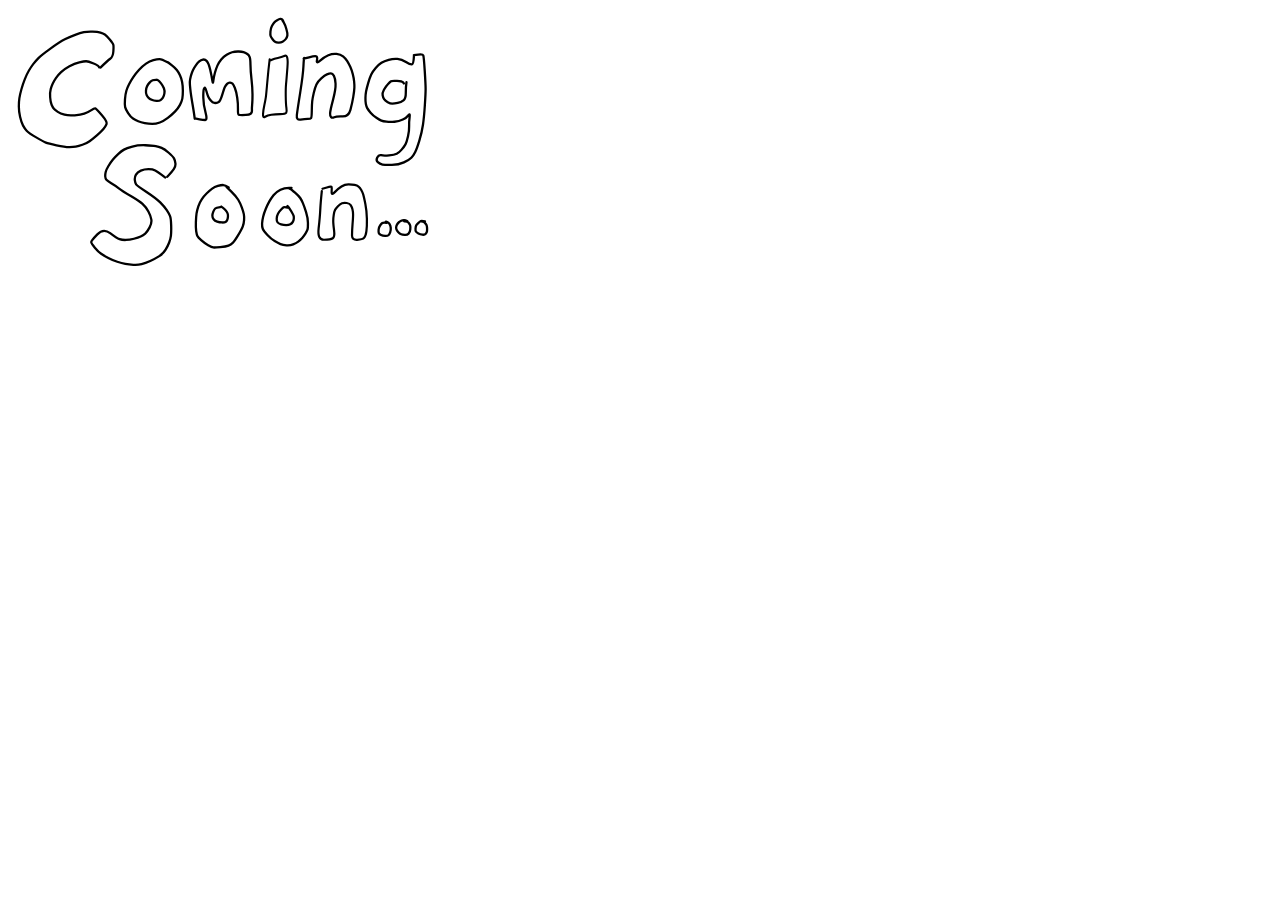
<file: index.html>
<!doctype html>
<html class="no-js" lang="">
    <head>
        <meta charset="utf-8">
        <meta http-equiv="X-UA-Compatible" content="IE=edge,chrome=1">
        <title>Adrian Byers</title>
        <meta name="Future website of Adrian Byers." content="">
        <meta name="viewport" content="width=device-width, initial-scale=1">
        <link rel="apple-touch-icon" href="apple-touch-icon.png">

        <link rel="stylesheet" href="css/normalize.min.css">
        <link rel="stylesheet" href="css/main.css">

        <!--[if lt IE 9]>
            <script src="https://cdnjs.cloudflare.com/ajax/libs/html5shiv/3.7.3/html5shiv.min.js"></script>
            <script>window.html5 || document.write('<script src="js/vendor/html5shiv.js"><\/script>')</script>
        <![endif]-->
    </head>
    <body>

        <img src="img/coming-soon.svg" alt="Coming soon...">

        <!--<script src="js/main.js"></script>-->
    </body>
</html>
</file>
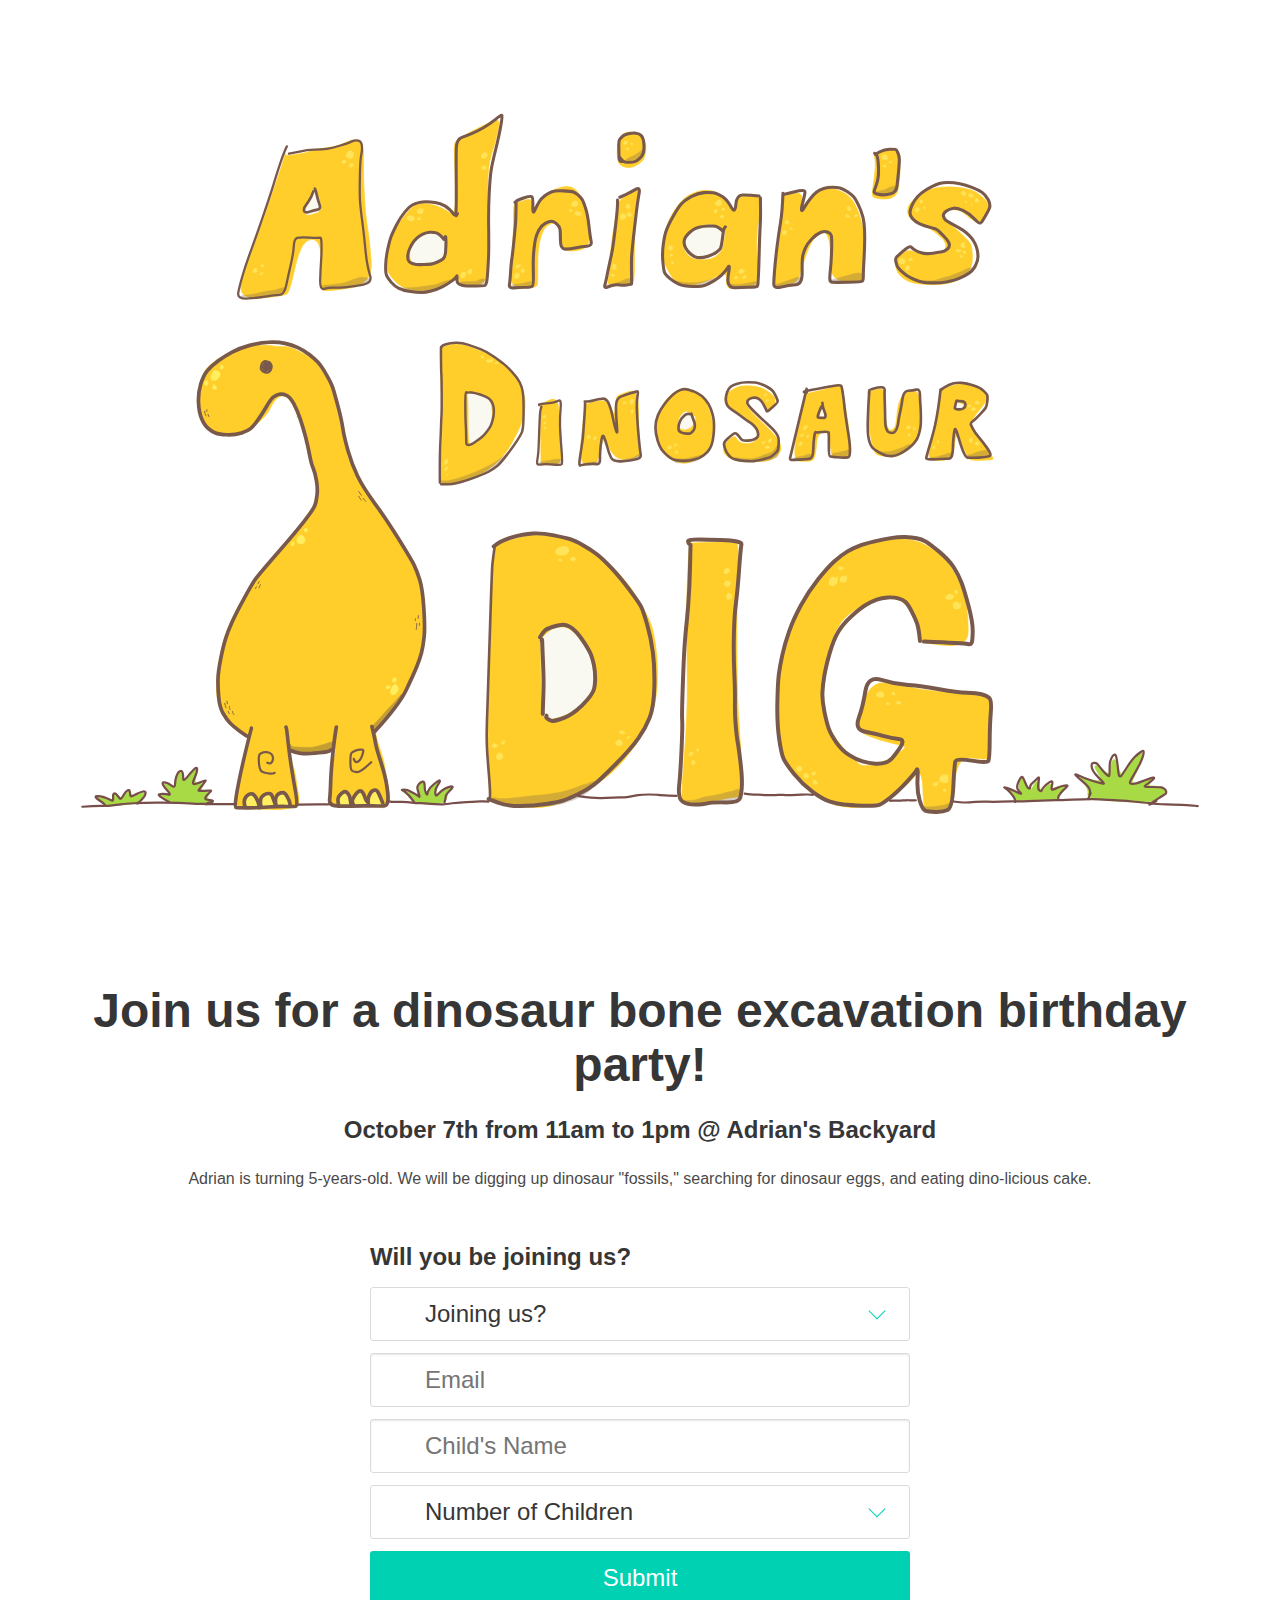
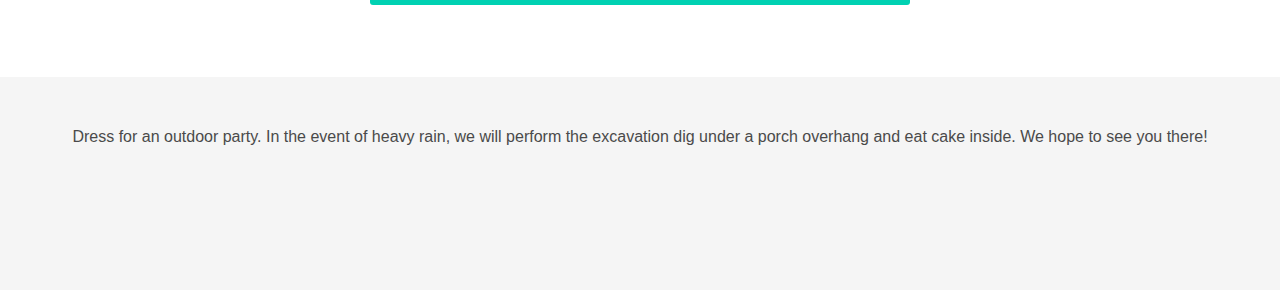
<file: birthday/index.html>
<!DOCTYPE html>
<html>
  <head>
    <link href="../css/bulma.css" type="text/css" rel="stylesheet">
    <!--<link href="../css/birthday.css" type="text/css" rel="stylesheet">-->
        <!--<link href="reset.css" type="text/css" rel="stylesheet">-->
    <meta charset="utf-8">
    <title>Birthday RSVP</title>
  </head>

  <body onload="acceptParam()">

  <section class="section">
    <div class="hero-body">
      <div class="container is-widescreen has-text-centered">
        <img src="../img/adrian-birthday-dinosaur.svg" alt="dinasour image">
      </div>
    </div>
  </section>

  <section class="section">
    <div class="container is-widescreen">

      <div class="has-text-centered">
        <h1 class="title is-size-1">
          Join us for a dinosaur bone excavation birthday party!
        </h1>
        <p class="title is-size-4">
          October 7th from 11am to 1pm @ Adrian's Backyard
        </p>
        <p>
          Adrian is turning 5-years-old. We will be digging up dinosaur "fossils," searching for dinosaur eggs, and eating dino-licious cake.
        </p>
      </div>

      <form name="birthday-rsvp" action="/birthday/success/" netlify-honeypot="bot-field" netlify>
        <div class="column">
          <p style="visibility:hidden;">
            <label>Don’t fill this out unless you're a bot: <input name="bot-field"></label>
    <!--<link href="../../css/birthday.css" type="text/css" rel="stylesheet">-->
        <!--<link href="reset.css" type="text/css" rel="stylesheet">-->
          </p>
          <div class="column is-half is-offset-one-quarter">

            <div class="field">
              <label class="label is-large">Will you be joining us?</label>
              <div class="control has-icons-left">
                <div class="select is-large is-fullwidth">
                  <select name="RSVP">
                    <option value="" disabled selected>Joining us?</option>
                    <option value="Yes">Yes</option>
                    <option value="No">No</option>
                  </select>
                </div>
              </div>
            </div>

            <div class="field">
              <div class="control has-icons-left">

                <input id="email" class="input is-large" name="Email" type="email" placeholder="Email">
              </div>
            </div>

            <div class="field">
              <div class="control has-icons-left">
                <input id="child" class="input is-large" name="Child's Name" type="name" placeholder="Child's Name">
              </div>
            </div>

            <div class="field">
              <div class="control has-icons-left">
                <div class="select is-large is-fullwidth">
                  <select name="Number of Children">
                    <option value="" disabled selected>Number of Children</option>
                    <option value="1">1</option>
                    <option value="2">2</option>
                    <option value="3">3</option>
                  </select>
                </div>
              </div>
            </div>

            <div class="has-text-centered">
              <button type="submit" class="button is-primary is-large is-fullwidth">Submit</button>
            </div>

          </div>
      </form>
      </div>

    </div>
  </section>

  <footer class="footer">
    <div class="container">
      <div class="content has-text-centered">
        <p>
          Dress for an outdoor party. In the event of heavy rain, we will perform the excavation dig under a porch overhang and eat cake inside. We hope to see you there!
        </p>
        <p>
          <a class="icon" href="https://github.com/jgthms/bulma">
            <i class="fa fa-github"></i>
          </a>
        </p>
      </div>
    </div>
  </footer>

  <script>
    function acceptParam() {
      var hashParams = window.location.href.substr(1).split('?'); // substr(1) to remove the `#`
          hashParams = hashParams[1].split('&');
          var p = hashParams[0].split('=');
          var q = hashParams[1].split('=');
          document.getElementById('email').value = p[1];
          document.getElementById('child').value = q[1];
    }
  </script>

  </body>

</html>
</file>
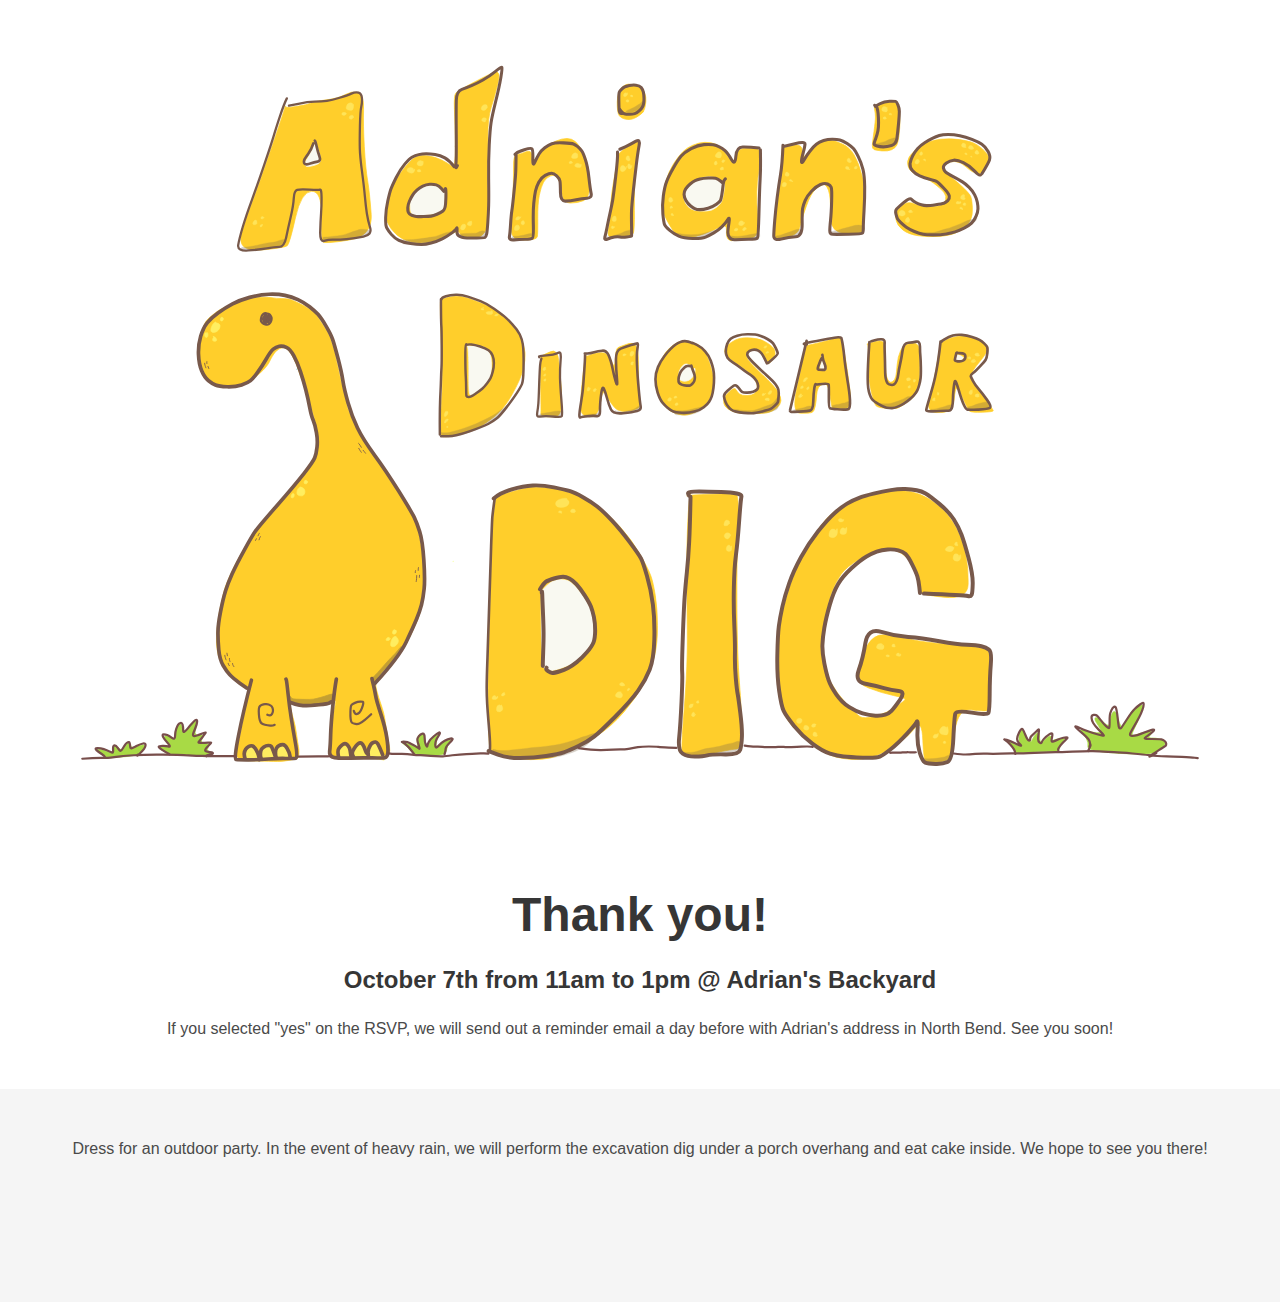
<file: birthday/success/index.html>
<!DOCTYPE html>
<html>
  <head>
    <link href="../../css/bulma.css" type="text/css" rel="stylesheet">
    <meta charset="utf-8">
    <title>RSVP Thank You</title>
  </head>
  <body>

  <section class="hero">
    <div class="hero-body">
      <div class="container">
        <img src="../../img/adrian-birthday-dinosaur.svg" alt="dinasour image">
      </div>
    </div>
  </section>

  <section class="section">
    <div class="container is-widescreen">

      <div class="has-text-centered">
        <h1 class="title is-size-1">
          Thank you!
        </h1>
        <p class="title is-size-4">
          October 7th from 11am to 1pm @ Adrian's Backyard
        </p>
        <p>
          If you selected "yes" on the RSVP, we will send out a reminder email a day before with Adrian's address in North Bend. See you soon!
        </p>
      </div>

    </div>
  </section>

  <footer class="footer">
    <div class="container">
      <div class="content has-text-centered">
        <p>
          Dress for an outdoor party. In the event of heavy rain, we will perform the excavation dig under a porch overhang and eat cake inside. We hope to see you there!
        </p>
        <p>
          <a class="icon" href="https://github.com/jgthms/bulma">
            <i class="fa fa-github"></i>
          </a>
        </p>
      </div>
    </div>
  </footer>

  </body>
</html>
</file>
<file: css/main.css>
/*! HTML5 Boilerplate v5.0 | MIT License | http://h5bp.com/ */

html {
    color: #222;
    font-size: 1em;
    line-height: 1.4;
}

::-moz-selection {
    background: #b3d4fc;
    text-shadow: none;
}

::selection {
    background: #b3d4fc;
    text-shadow: none;
}

hr {
    display: block;
    height: 1px;
    border: 0;
    border-top: 1px solid #ccc;
    margin: 1em 0;
    padding: 0;
}

audio,
canvas,
iframe,
img,
svg,
video {
    vertical-align: middle;
}

fieldset {
    border: 0;
    margin: 0;
    padding: 0;
}

textarea {
    resize: vertical;
}

.browserupgrade {
    margin: 0.2em 0;
    background: #ccc;
    color: #000;
    padding: 0.2em 0;
}


/* ==========================================================================
   Author's custom styles
   ========================================================================== */















/* ==========================================================================
   Media Queries
   ========================================================================== */

@media only screen and (min-width: 35em) {

}

@media print,
       (-o-min-device-pixel-ratio: 5/4),
       (-webkit-min-device-pixel-ratio: 1.25),
       (min-resolution: 120dpi) {

}

/* ==========================================================================
   Helper classes
   ========================================================================== */

.hidden {
    display: none !important;
    visibility: hidden;
}

.visuallyhidden {
    border: 0;
    clip: rect(0 0 0 0);
    height: 1px;
    margin: -1px;
    overflow: hidden;
    padding: 0;
    position: absolute;
    width: 1px;
}

.visuallyhidden.focusable:active,
.visuallyhidden.focusable:focus {
    clip: auto;
    height: auto;
    margin: 0;
    overflow: visible;
    position: static;
    width: auto;
}

.invisible {
    visibility: hidden;
}

.clearfix:before,
.clearfix:after {
    content: " ";
    display: table;
}

.clearfix:after {
    clear: both;
}

.clearfix {
    *zoom: 1;
}

/* ==========================================================================
   Print styles
   ========================================================================== */

@media print {
    *,
    *:before,
    *:after {
        background: transparent !important;
        color: #000 !important;
        box-shadow: none !important;
        text-shadow: none !important;
    }

    a,
    a:visited {
        text-decoration: underline;
    }

    a[href]:after {
        content: " (" attr(href) ")";
    }

    abbr[title]:after {
        content: " (" attr(title) ")";
    }

    a[href^="#"]:after,
    a[href^="javascript:"]:after {
        content: "";
    }

    pre,
    blockquote {
        border: 1px solid #999;
        page-break-inside: avoid;
    }

    thead {
        display: table-header-group;
    }

    tr,
    img {
        page-break-inside: avoid;
    }

    img {
        max-width: 100% !important;
    }

    p,
    h2,
    h3 {
        orphans: 3;
        widows: 3;
    }

    h2,
    h3 {
        page-break-after: avoid;
    }
}
</file>
<file: css/birthday.css>
@import url('https://fonts.googleapis.com/css?family=Merriweather+Sans:400,800');

html {
  font-size: 18px;
  font-family: "Merriweather Sans", sans-serif;
}

.image {
  display: flex;
  justify-content: center;
  align-items: center;
}
.image img {
  display: flex;
  width: 90%;
}
.intro {
  display: flex;
  text-align: center;
  font-size: 1.5rem;
  /*font-weight: 800;*/
  padding: .2rem 3.5rem;
  line-height: 2;
}

.details {
  text-align: center;
  font-size: 1.1rem;
}
.rsvp {
  /*display: flex;
  flex-direction: column;*/
  margin: 0 1rem;
  text-align: center;
  border: solid #f4e04D;
  border-width: thin;
  margin-top: 2rem;
  padding: 1rem;
}
.second {
  display: flex;
  justify-content:center;
  align-items: center;
}
.second p{
  padding-right: 1.5rem;
}
.second label {
  padding-right: .5em;
}

.third {
  margin-bottom: 1rem;
}
.button {
  padding: .5em 2em;
  font-size: 1.2rem;
  margin-top: 1rem;
  border-radius: 40px;
  border: solid #f4e04D;


}
</file>
